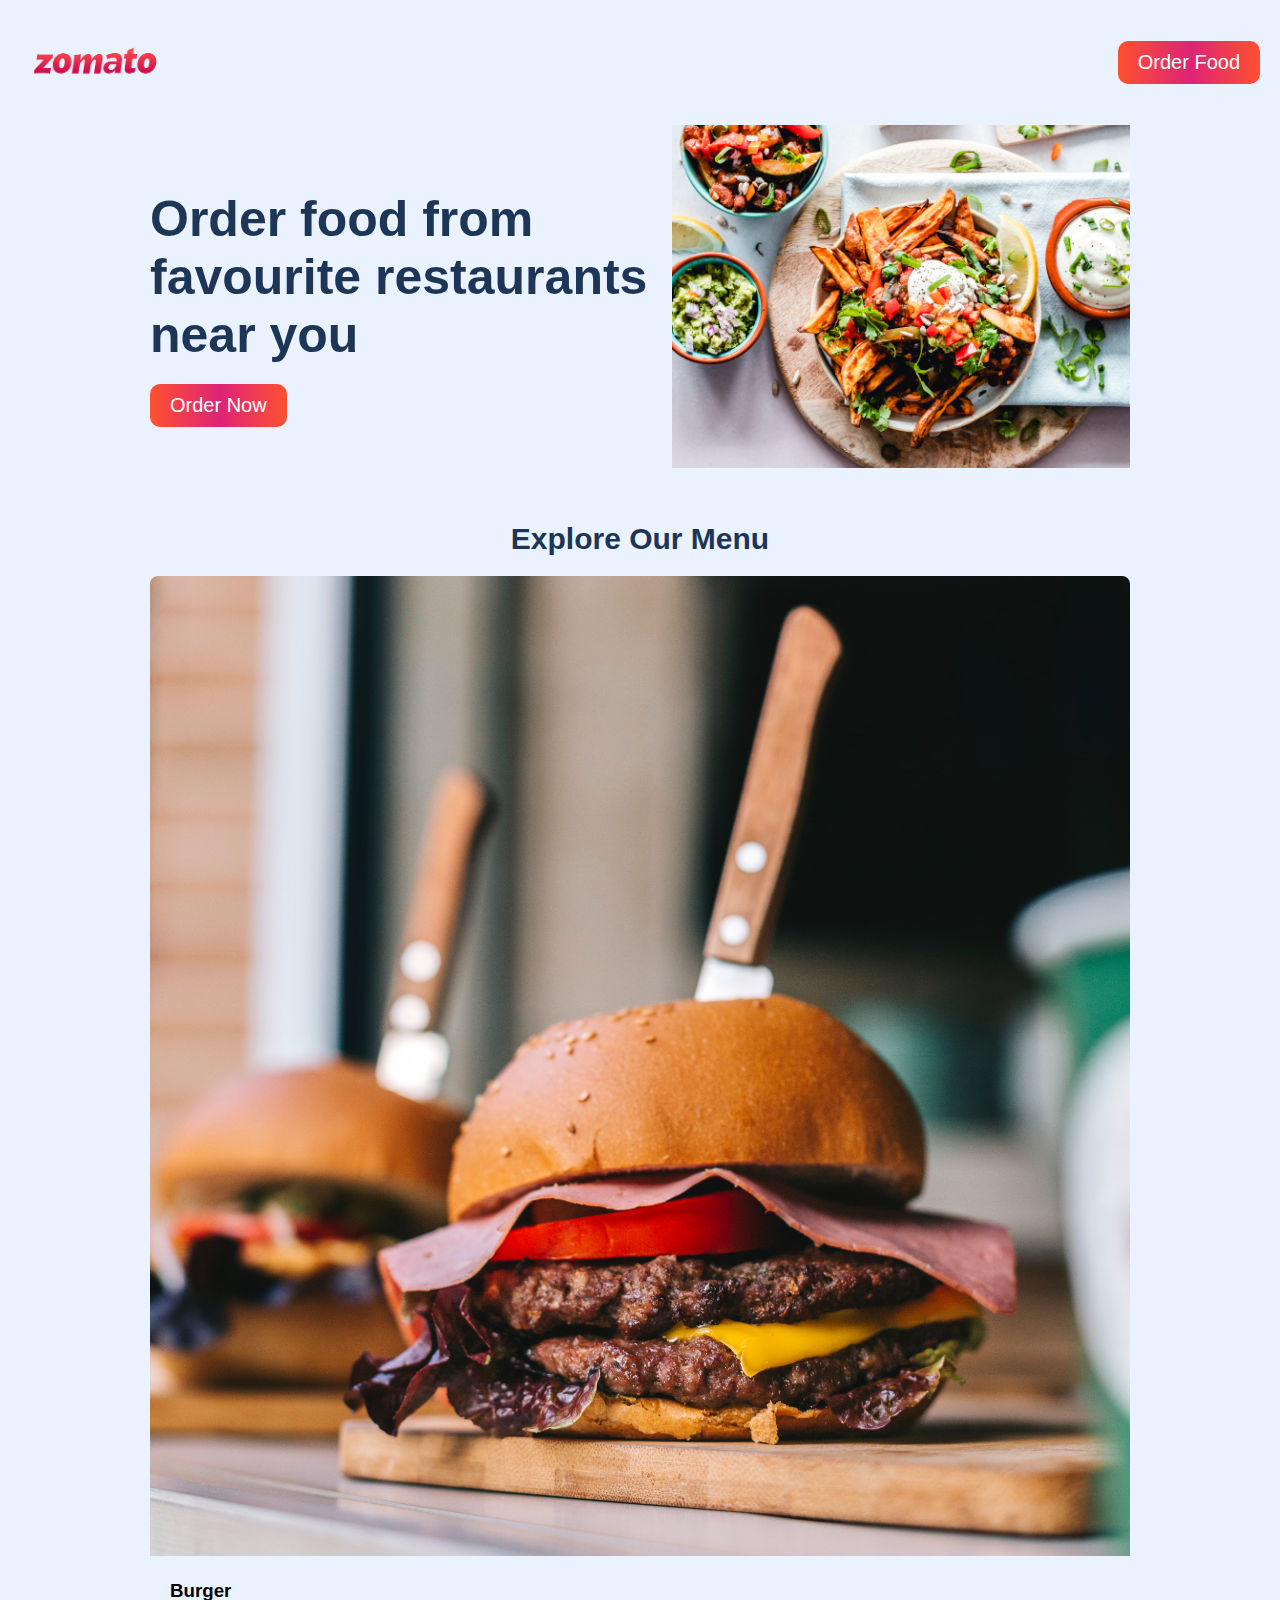
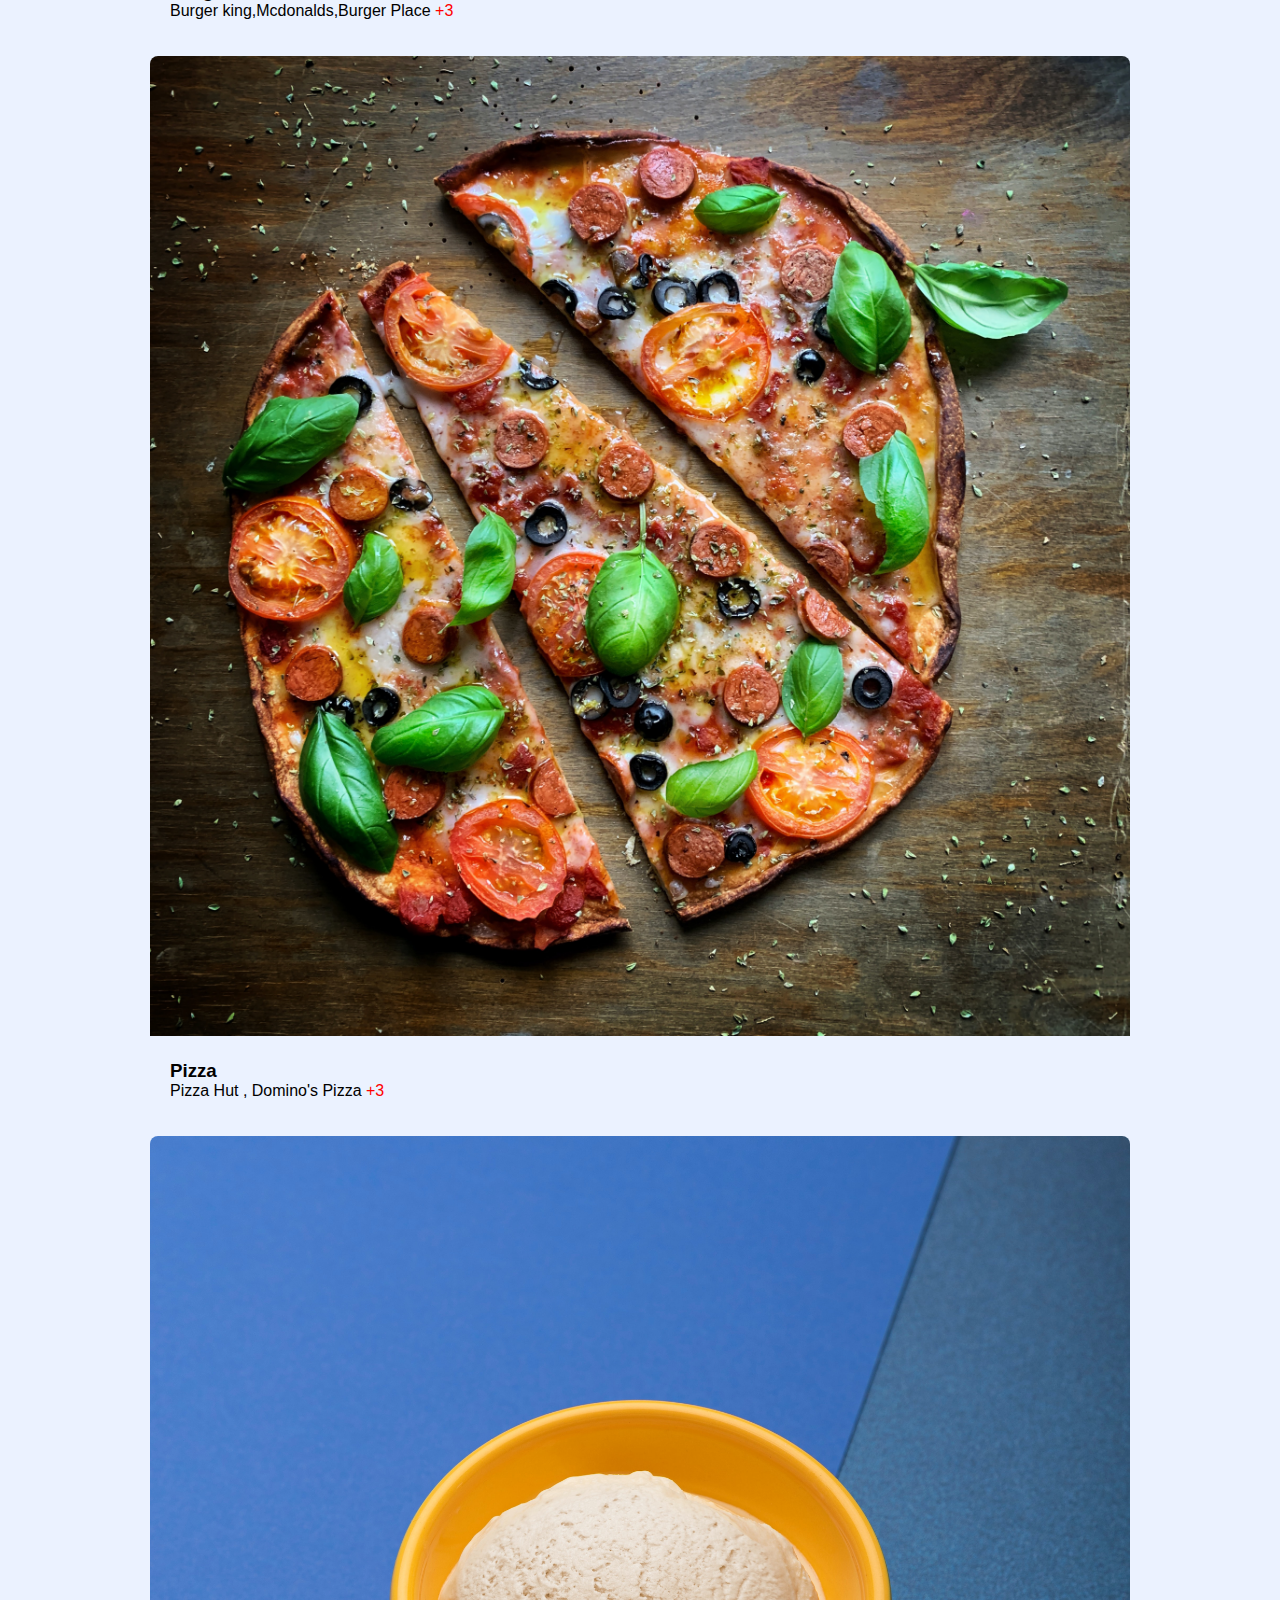
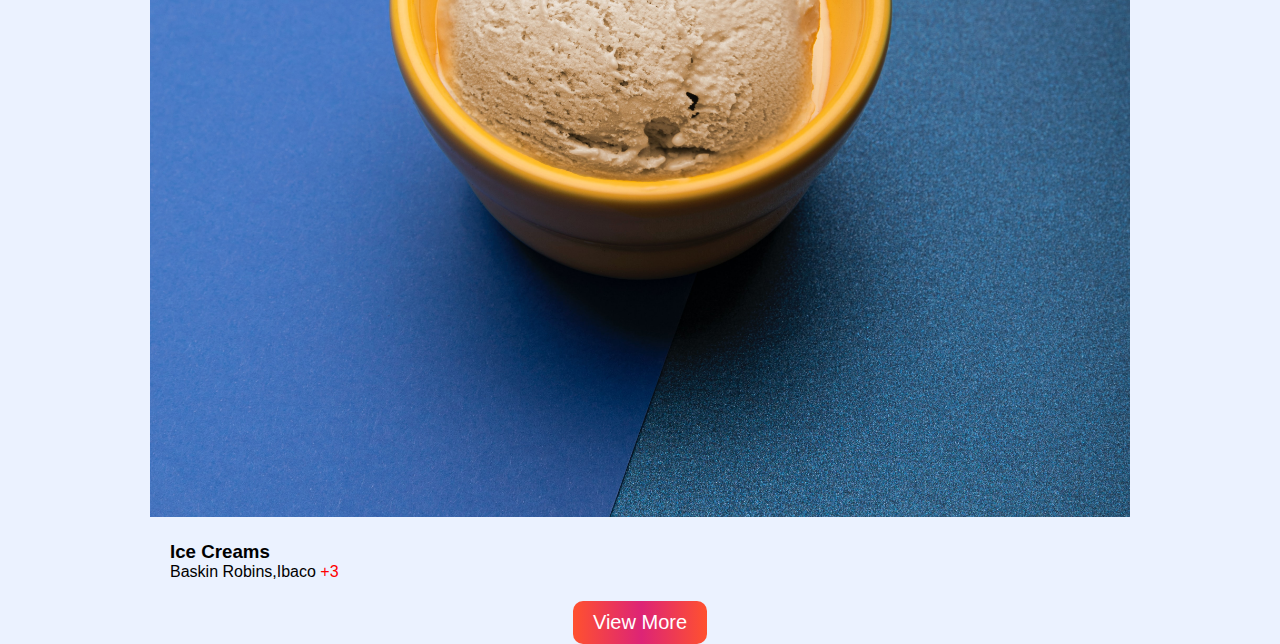
<file: zomato/index.html>
<!DOCTYPE html>
<html lang="en">
<head>
    <meta charset="UTF-8">
    <meta http-equiv="X-UA-Compatible" content="IE=edge">
    <meta name="viewport" content="width=device-width, initial-scale=1.0">
    <link rel="preconnect" href="https://fonts.googleapis.com">
    <link rel="preconnect" href="https://fonts.gstatic.com" crossorigin>
    <link
        href="https://fonts.googleapis.com/css2?family=Merriweather:ital,wght@0,300;0,400;0,700;0,900;1,300;1,400;1,700;1,900&display=swap"
        rel="stylesheet">
    <link rel="stylesheet" href="style.css">
    <title>Zomato Frondend </title>
</head>
<body>
    <!-- navbar -->
    <header> 
        <nav class="navbar "> 
            <div class="navbar_brand"> 
            <img src="imgs/logo.png" alt="logo"  class=" navbar_logo"/>
            </div>
            <div class="navbar_nav_items"> 
            <button class="nav_item button_primary"> Order Food </button>
            </div>
        </nav>
    </header>
    <!-- hero section -->
    <main class="container"> 
    <section class="hero_container "> 
        <div class="hero_image_container"> 
        <img class="hero_image" src="./imgs/hero.jpg" alt=" hero img ">
        </div>
        <div class=" hero_description"> 
        <h1 class="hero_text"> Order food from favourite restaurants near you </h1>
        <button class="button_primary"> Order Now </button>
        </div>
    </section>
    <!-- explore menu -->
    <section class="explore_menu_container"> 
        <h1 class="explore_menu_text">  
            Explore Our Menu 
        </h1>
        <div class="explore_menu_lists"> 
            <!-- burger -->
            <div class=" food_menu_card"></div>
            <img src="./imgs/burger.jpg" alt="burger"  class="food_image"/>
        <div class="food_menu_card_description">
            <h3 class="food_title"> Burger </h3>
            <p class=" food_restaurants">
                Burger king,Mcdonalds,Burger Place
                 <span style="color: red;">+3  </span>
            </p>
        </div>
        </div>
        <!-- pizza -->
        <div class=" food_menu_card"></div>
        <img src="./imgs/pizza.jpg" alt="Pizza" class="food_image" />
        <div class="food_menu_card_description">
            <h3 class="food_title"> Pizza </h3>
            <p class=" food_restaurants">
                Pizza Hut , Domino's Pizza 
                <span style="color: red;">+3 </span>
            </p>
        </div>
        </div>
        <!-- icecream  -->
        <div class=" food_menu_card"></div>
        <img src="./imgs/iceCream.jpg" alt="ice cream " class="food_image" />
        <div class="food_menu_card_description">
            <h3 class="food_title"> Ice Creams </h3>
            <p class=" food_restaurants">
                Baskin Robins,Ibaco 
                <span style="color: red;">+3 </span>
            </p>
        </div>
        </div>
        <div class="explore_menu_view_more">
        <div class="button_primary">View More</div>
        </div>
    </section>
    </main>
</body>
</html>
</file>
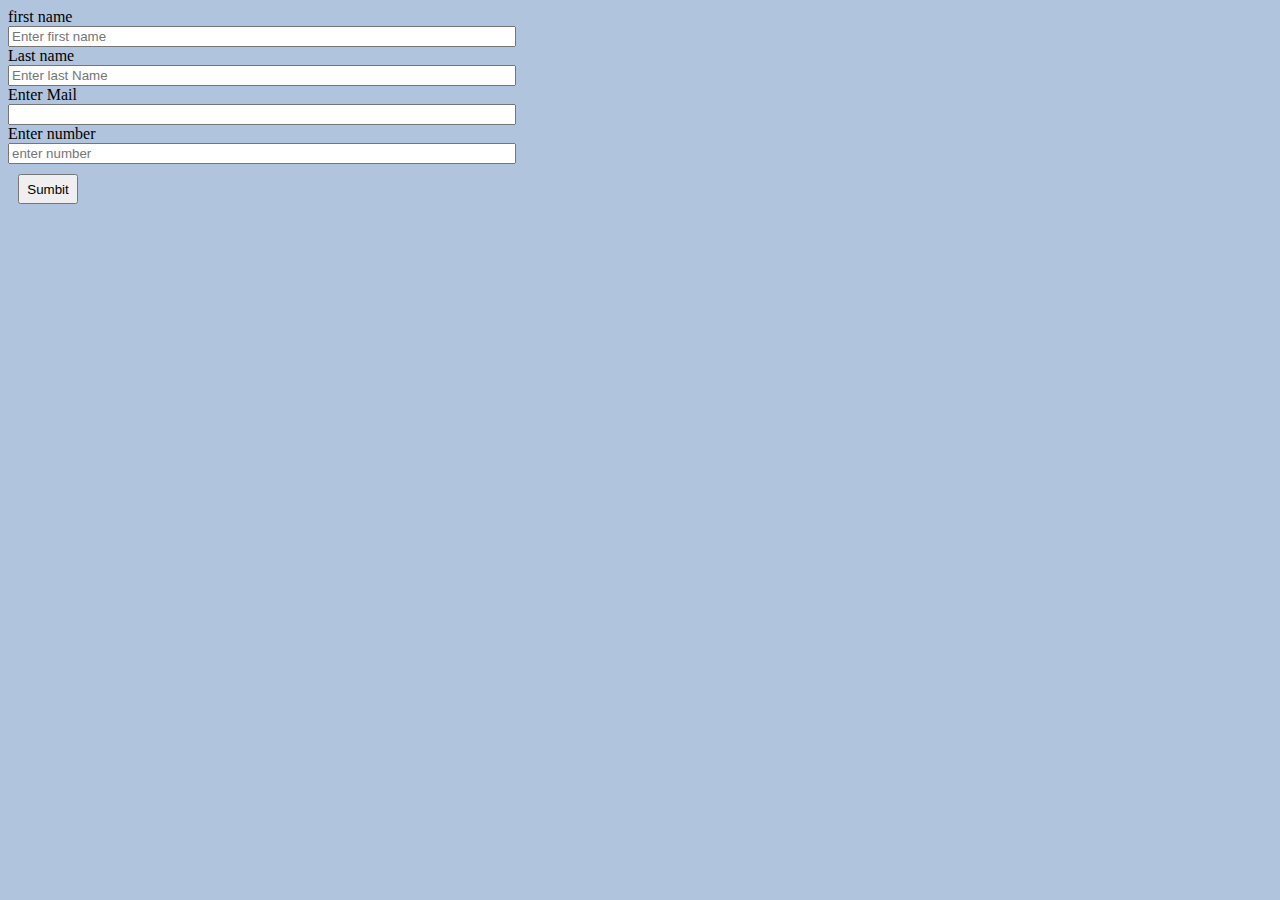
<file: practice 1/index1.html>
<!DOCTYPE html>
<html lang="en">
<head>
    <meta charset="UTF-8">
    <meta http-equiv="X-UA-Compatible" content="IE=edge">
    <meta name="viewport" content="width=device-width, initial-scale=1.0">
    <link rel="stylesheet" href="style.css">
    <title>Document</title>
</head>
<body>
    <!-- <div class="parent "> 
        <div class="content"> </div>
        Hello i am content 
    </div>
    <div class="parent ">
        <div class="content"> </div>
        Hello i am content 2
    </div> -->
    <!-- <div class="parent"> 
        <div class="child ">  </div>
       <p >Helllo I am Divya </p>
    </div>
    <div class="parent">
        <div class="child "> </div>
      <p> Hello </p>   
    </div> -->
    <div class="parent">
    <form> 
        <label for="fname"> first name </label><br> 
        <input type="text" id ="fname" placeholder="Enter first name "> <br> 
        <label for ="last name"> Last name </label><br>
        <input type="text" id="last name " placeholder="Enter last Name "><br>
        <label for="email"> Enter Mail </label><br> 
        <input type=" mail " ,placeholder="enter mail" >  <br>
        <label for="number "> Enter number </label><br> 
        <input type="tel" placeholder="enter number "><br>
        <button>Sumbit </button>

        </form>
        </div>

    
</body>
</html>
</file>
<file: zomato/style.css>
*{ 
    margin: 0;
    padding: 0 ;
    box-sizing: border-box;/* to box model*/
}
/* global */
body{ 
     font-family: " Merriweather", sans-serif  ;
     background-color: #ebf2ff;
     overflow-x: hidden;
}
.button_primary{ 
    background-image: linear-gradient(
        to right ,
        #ff512f 0% ,
        #dd2476 51% , 
        #ff512f 100% 
    );
    color: #fff;
    padding: 12px ;
    border: none;
    border-radius: 10px ;
       
}
.container{ 
    width: 100%;
    margin: 0 auto;
    padding: 0 15px ;
}
/* nav bar */
.navbar{ 
    display: flex;
    justify-content: space-around ;
    align-items: center;
}
.navbar_brand{ 
    width: 100px;
}
.navbar_logo{ 
 width: 100% ;
}
.hero_container{ 
    width: 100% ;
}
.hero_image_container{ 
    width:100% ;
}
.hero_image{ 
    width: 100% ;
}
.hero_text{ 
    font-size: 30px;
    color: #1d3557;
    margin: 20px 0px ;
}


@media( min-width:768px ){ 
    .navbar { 
    justify-content: space-between ;
    padding: 10px 20px ;
    }
    .navbar_brand{ 
        width: 150px ;
    }
    .button_primary{ 
        padding: 10px  20px ;
        font-size: 20px ;
 } 
  .hero_container{ 
     display: flex;
     flex-direction: row-reverse;
     align-items: center;
     justify-content: space-between;
 }
}
/* menu style */
.explore_menu_container{ 
    margin-top: 50px ;
}
.explore_menu_text{ 
    font-size: 30px;
    color: #1d3557;
    margin: 20px 0px ;
    text-align:center;

}
.food_menu_card{ 
    width: 100% ;
    background-color: #fff;
    border-radius: 8px ;
    margin-bottom: 16px ;
}
.food_image{ 
    width: 100% ;
    border-radius: 8px 8px 0 0  ;
}
.food_menu_card_description{ 
    padding: 20px ;
}
.explore_menu_view_more { 
    display: flex;
    justify-content: center;
}


@media( min-width:1020px ){ 
    .container{ 
        max-width: 1010px ;
        gap: 10px ;
    }
    
    .hero_text{ 
        font-size: 50px ;
    }
    
}
@media( min-width:1400px ){ 
    .container{ 
        max-width: 1250px ;
    }
    
}
</file>
<file: practice 1/style.css>
/* *{ 
    margin : 0 ; 
}
.parent { 
    
    background-color: lightblue;
    width: 300px;
    height: 300px;
    display: inline-block;
    padding: 30px;
    margin: 40px;
    

}
.content{ 
     
     background-color: blanchedalmond;
     width: 300px;
     height: 300px;
    }
      
      body
      {
           padding: 50px ;
      }
     

button { 
    background-color:lightgreen;
    border:2px solid lightgreen;
    color: whitesmoke;
    font-weight: bold;
    font-family: Arial, Helvetica, sans-serif;
    border-radius: 6px ;
    padding: 20px;
    cursor: pointer;
}

button:hover{ 

 background-color:  red;

}
button:focus{ 
    background-color: black;
}
button:disabled{ 
    cursor: not-allowed;
    opacity: 0.3 ;
}
*/
/* .parent{ 
    background-color: navy;
    width: 400px;
    height: 400px;
    margin: 30px ;
    padding: 20px;
    display: inline-block;

}
.child{ 
    background-color:lightskyblue;
    width: 300px ;
    height: 300px ;
    padding: 20px ;
    margin: 30px ;
    display: inline-block;
    
} */
body{ 
    background-color: lightsteelblue;

}
button{ 
    padding: 1px;
    margin: 10px;
    width: 60px ;
    height: 30px;
}
button:hover{ 
    cursor: pointer;
}
.parent{ 
  width: 500px;
  clear: both;
} 
.parent input{ 
    width: 100%;
    clear: both;
}
</file>
